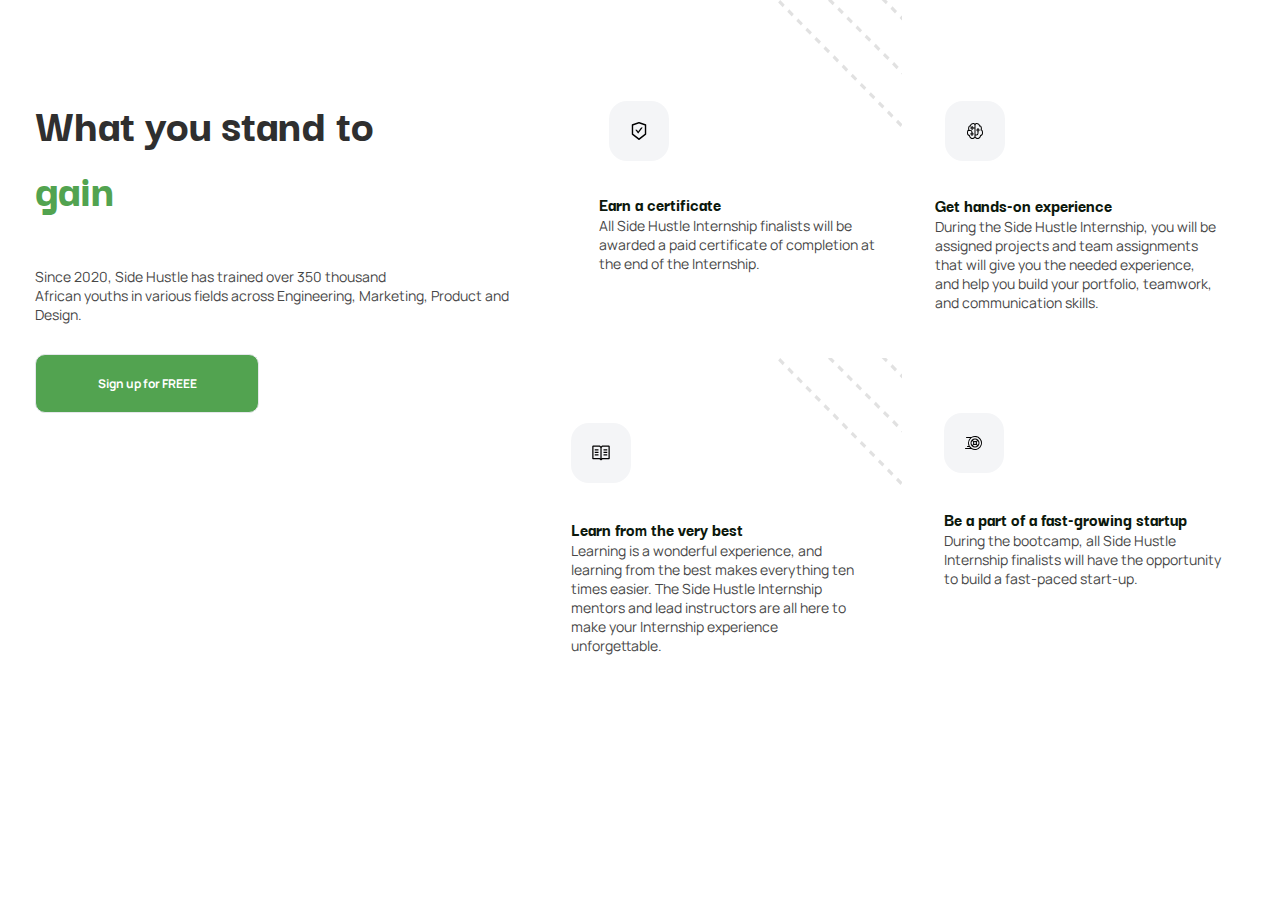
<file: index.html>
<!--HTML-TEMPLATES-->
<!DOCTYPE html>
<html lang="en">
<head>
    <meta charset="UTF-8">
    <meta http-equiv="X-UA-Compatible" content="IE=edge">
    <meta name="viewport" content="width=device-width, initial-scale=1.0">
         <!--END OF HTML-TEMPLATES-->

    <!--DOCUMENT TITLE-->
    <title>Document</title>
     <!--END OF THE DOCUMENT TITLE-->

    <!--CSS LINK-->
    <link rel="stylesheet" href="style.css">
<!--END OF CSS LINK-->


    <!--FONTS AWSOME LINK-->
    <link rel="stylesheet" type="text/css" href="/fontawesome-free-5.15.4-web/css/all.css"/>
           <!--END THE FONTS AWSOME LINK-->

    <!--FAVICON LINK-->
    <link rel="shortcut icon" type="image/jpg" href="images/favicon image.svg">
      <!--END OF THE FAVICON LINK-->
</head>
<body>
    <!--DIV FOR THE BODY(WHERE BACKGROUND IMAGE INPUT)-->
    <div class="body-tag">

        <!--DIV FOR THAT HOLDS THE TEXT FOR,(WHAT YOU GAIN TO STAND, SINCE 2020 SIGNFREE TEXT, earn a certificate, get hands on certificate text* )-->
    <div class="text-div">

        <!--DIV THAT HOLDS THE H1 AND PARAGRAPH TEXT(WHAT YOU STAND TO GAIN)-->
  <div class="what-you-stand-to-gain-text">
<h1>What you stand to<span class="gain"><br>gain</span></h1>
<p>Since 2020, Side Hustle has trained over 350 thousand<br> African youths in various fields across Engineering, Marketing, Product and<br> Design.</p>

<!--DIV THAT HOLDS THE SIGN FREE TEXT-->
<div class="sign">
<a href="sign"><h6 span class="sign-free">Sign up for FREEE</span></h6></a>

</div>
<!--END OF THE DIV THAT HOLDS THE SIGN FREE TEXT-->

  </div>
  
<!--END OF THE DIV THAT HOLDS TEXT FOR,THE H1 AND PARAGRAPH TEXT(WHAT YOU STAND TO GAIN)-->



  <!--DIV FOR MEDIA QUERRY DESKTOP VIEW-->
  <div class="media-querry">
    <h1>What you stand to<span class="gain"> gain</span></h1>
    <p>Since 2020, Side Hustle has trained over 350 thousand African youths in various fields across Engineering,<br> <span class="middle">Marketing, Product and Design.</span></p>
</div>
<!--END OF THE DIV FOR MEDIA QUERRY DESKTOP VIEW--->



     <!--DIV FOR MEDIA QUERRY DESKTOP VIEW(THE SIGN UP FREE BUTTON)-->
     <div class="media-s">
        <a href="sign"><h6 span class="media-free">Sign up for FREEE</span></h6></a>
    </div>
     <!--END OF THE DIV FOR MEDIA QUERRY DESKTOP VIEW(THE SIGN UP FREE BUTTON)-->


   <!--DIV THAT COVER THE  EARN CERTIFICATE, AND GET HANDS ON EXPERIENCE TEXTS-->
  <div class="for-media">

    <!--DIV THAT HOLDS THE EARN CERTIFICATE TEXT ONLY-->
    <div class="certificate">
<img src="./images/safety-certificate-outlined.svg" alt="images">
        <h2>Earn a certificate</h2>
        <p>All Side Hustle Internship finalists will be<br> awarded a paid certificate of completion at<br> the end of the Internship.</p></div>
        <!--END OF THE DIV THAT HOLDS THE EARN CERTIFICATE TEXT ONLY -->


       <!--DIV THAT HOLDS THE GET HANDS ON EXPERIENCE TEXT ONLY-->
        <div class="Get-hands-on-experience">
            <img src="/images/brain-circuit-20-regular.svg" alt="#images">
            <h2>Get hands-on experience</h2>
            <p>During the Side Hustle Internship, you will be<br> assigned projects and team assignments<br> that will give you the needed experience,<br> and help you build your portfolio, teamwork,<br> and communication skills.</p>
        </div>
        <!--END OF THE DIV THAT HOLDS THE GET HANDS ON EXPERIENCE TEXT ONLY-->


    </div>
    <!--END OF THE DIV THAT COVER THE  EARN CERTIFICATE, AND GET HANDS ON EXPERIENCE TEXTS-->


</div>
  <!-- END OF THE DIV FOR THAT HOLDS THE TEXT FOR,(WHAT YOU GAIN TO STAND, SINCE 2020 SIGNFREE TEXT, earn a certificate, get hands on certificate text* )-->

                                      <!---->

  <!--NEW DIV THAT HOLDS THE TEXT FOR LEARN FROM THE VERY BEST AND BE A PART OF A FAST GROWING STARTUP-->
    <div class="tex3">

 <!-- DIV THAT HOLDS THE TEXT FOR LEARN FROM THE VERY BEST-->
        <div class="Learn-from-the-very-best">
            <img src="/images/book.svg" alt="#images">
            <h2>Learn from the very best</h2>
            <p>Learning is a wonderful experience, and <br>learning from the best makes everything ten <br>times easier. The Side Hustle Internship <br>mentors and lead instructors are all here to<br> make your Internship experience<br> unforgettable.</p>
        </div>
        <!-- END OF THE DIV THAT HOLDS THE TEXT FOR LEARN FROM THE VERY BEST-->


         <!-- DIV THAT HOLDS BE A PART OF A FAST GROWING STARTUP-->
        <div class="Be-a-part-of-a-fast-growing-startup">
            <img src="/images/fast-acceleration-20-regular.svg" alt="#images">
            <h2>Be a part of a fast-growing startup</h2>
            <p>During the bootcamp, all Side Hustle <br>Internship finalists will have the opportunity<br> to build a fast-paced start-up.</p>
        </div>
        
         <!-- END OF DIV THAT HOLDS BE A PART OF A FAST GROWING STARTUP-->

    </div>
     <!--END OF DIV FOR THE BODY(WHERE BACKGROUND IMAGE INPUT)-->
  
</body>
</html>
</file>
<file: style.css>
/* Box sizing rules */

* {
  box-sizing: border-box;
  border-width: 0px;
  border-style: solid;
  border-color: #e5e7eb;
  padding: 0px;
  margin:0px
}

/*FONT DARKERGROTESQUE*/
@font-face {
  font-family:survival-fonts;
  src: url(/DarkerGrotesque-ExtraBold.ttf);
}
/*FONT MARONE*/
@font-face {
  font-family:marone-fonts;
  src: url(/Manrope-VariableFont_wght.ttf);
}
/*div for the body*/
.body-tag {
  background-image: url("/images/card-bg-lines.7c1574cf.svg");
  width: 100%; 
  height: 500px;
  background-position:center top ;
  background-repeat:repeat-y;
  background-size:auto;
  
}

/*div for the images in the body*/
.body-tag img{
  background-color: #f4f5f7;
  width: 60px;
  padding-left: 20px;
  padding-right: 20px;
  padding-top: 20px;
  padding-bottom: 20px;
  border-radius: 18px;
}

/*div that cover the what you stand to gain, earn a certificate, get hands on certificate text*/
.text-div{
  display: flex;
  gap:90px;
}

/*DIV THAT HOLDS  THE  EARN CERTIFICATE, AND GET HANDS ON EXPERIENCE TEXTS*/
.for-media{
  display: flex;
  margin-top: 70px;
  gap:60px;
}

/*div that covers learn from the very best and be a part of a fast growing start-up*/
.tex3{
  display: flex;
 align-items: center;
 justify-content: center;
 margin-left: 40%;
  gap:90px
}


/*div that covers the what you stand to gain text, the paragragh and signup for free text*/
.what-you-stand-to-gain-text{
  margin-left: 35px;
}


/*div that covers the what you stand to gain text only*/
.what-you-stand-to-gain-text h1{
  font-family: survival-fonts;
  color: #2f2f2f;
  font-weight:bolder;
  font-size: 48px;
  margin-bottom: 10%;
  margin-top: 19%;
}

/*div that covers the sign for free text*/
.gain{
  color:#52a350;

}
.sign-free {
  background-color: #52a350;
    border-style: solid;
    border-width: 1px;
    padding: 20px 5px 20px 5px;
    border-radius: 10px;
    margin-right: 250px;
    margin-top: 30px;
}
/*DIV THAT COVERS THE SIGN UP FOR FREE LINK(a)*/
.sign a{
text-decoration: none;
 color:white;
 font-size: 16px;
 text-align: center;
 font-family: marone-fonts;
 font-size: 18px;
}
/*DIV FOR THE HOVER OF SIGN FOR FREE TEXT*/
.sign  :hover{
  background-color: rgba(144, 238, 144, 0.486);
  color:green ;
  }
  /*div for the images for earn a certificate & get hands on experience*/
  .text-div img{
    margin-left: 10px;
    margin-bottom: 10%;
  }
  /*div for the text earn a certificate and get hands on experience*/
.text-div h2{
  font-size: 18px;
  color:#0c180c;
  font-family: survival-fonts;
}
/*div for the paragraphs under the earn a certificate and get hands on experience*/
.text-div p{
  font-size:14px;
  color: #474747;
  font-family: marone-fonts;
}
/*div for the earn a certificate text*/
.certificate{
  margin-top: 5%;
}
/* div for the get hands on experience */
.Get-hands-on-experience{
  margin-top: 5%;
}
/*div for the text learm from the best and be a fast growing start up*/
.tex3 h2{
  font-size: 18px;
  color:#0c180c;
  font-family: survival-fonts;
}
/*div for the paragraphs under the learm from the best and be a fast growing start up*/
.tex3 p{
  font-size:14px;
  color: #474747;
  font-family: marone-fonts;
  
}
/*DIV THAT HOLDS THE IMAGES FOR LEARN FROM THE VERY BEST AND BE A PART OF A FAST GROWING STARTUP*/
.tex3 img{
  margin-bottom: 30px;
}

/*DIV THAT HOLDS BE A PART OF A FAST GROWING STARTUP*/
.Be-a-part-of-a-fast-growing-startup{
  margin-bottom: 40%;
}

/*DIV THAT HOLDS LEAR FROM THE VERY BEST*/
.Learn-from-the-very-best{
  margin-bottom: 30%;
}

/* THE MEDIA QUERRIES IN MY HTML*/
.media-querry{
  display: none;
}
.mobile-view{
  display: none;
}
.media-s{
  display: none;
}
/* END OF THE MEDIA QUERRIES IN MY HTML*/


/*STARTING OF THE DESKTOP VIEW MEDIA QUERRY*/
@media   (max-width: 1023px){

  /*DIV FOR THE BACKGROUND COLOR AND LINES*/
  .body-tag {
    background-image: url("/images/card-bg-lines.7c1574cf.svg");
    width: 100%; 
    height: 1300px;
    background-position:center top ;
    background-repeat:unset;
    background-size:auto;
    
  }
  /* DIV THAT HOLDS THE TEXT FOR,(WHAT YOU GAIN TO STAND, SINCE 2020 SIGNFREE TEXT, earn a certificate, get hands on certificate text )*/
  .text-div{
    flex-direction: column;

  }
  /*DIV FOR THE TEXT WHAT YOU STAND TO GAIN IN MY DESKTOP BUT NOW IN RESPONSIVESS MODE (MAIN)*/
  .what-you-stand-to-gain-text{
    display: none;
  }
  /*DIV FOR THE MEDIA QUERRY THAT I OPEN IN MY HTML*/
  .media-querry{
    display: block;
  }
  /*DIV FOR THE MEDIA QUERRY FOR H1 TEXT I OPEN IN MY HTML(DESKTOP VIEW)*/
  .media-querry h1{
    text-align: center;
    font-family: survival-fonts;
  color: #2f2f2f;
  font-weight:bolder;
  font-size: 48px;
  margin-left: 20px;
  margin-bottom: 40px;
  margin-top: 90px;
  }
  /*DIV FOR THE MEDIA QUERRY PARAGRAHP THAT I OPEN IN MY HTML(DESKTOP VIEW)*/
  .media-querry p{
   
    margin-left: 270px;
  }
  /*THIS IS THE DIV FOR MEDIA QUERRY...WORDS UNDER THE PARAGRAPH (DESKTOP VIEW)*/
  .middle{
    margin-left: 200px;
  }


  /*DIV FOR MEDIA QUERRY DESKTOP VIEW(THE SIGN UP FREE BUTTON)*/
  .media-s{
    display: block;
  }
  
  /*DIV FOR MEDIA QUERRY DESKTOP VIEW BACKGROUND CONTENT(THE SIGN UP FREE BUTTON)*/
  .media-free {
    background-color: #52a350;
      border-style: solid;
      border-width: 1px;
      padding: 20px 5px 20px 5px;
      border-radius: 10px;
      margin-right: 350px;
      margin-top: 30px;
      margin-left: 450px;
  }
  /*DIV FOR MEDIA QUERRY DESKTOP VIEW THE.....href link(THE SIGN UP FREE BUTTON)*/
  .media-s a{
  text-decoration: none;
   color:white;
   font-size: 16px;
   text-align: center;
   font-family: marone-fonts;
   font-size: 18px;
   
  
  }
  /*DIV FOR MEDIA QUERRY DESKTOP VIEW THE.....the hover(THE SIGN UP FREE BUTTON)*/
  .media-s  :hover{
    background-color: rgba(144, 238, 144, 0.486);
    color:green ;
    }
   
    /*DIV THAT COVER THE  EARN CERTIFICATE, AND GET HANDS ON EXPERIENCE TEXTS-->in the desktop view*/
    .for-media{
      margin-left: 200px;
      margin-bottom: 50px;
      gap:120px;
    }
    /* DIV THAT COVER THE  EARN CERTIFICATE, AND GET HANDS ON EXPERIENCE h2 TEXTS*/
    .for-media h2{
      margin-bottom: 3%;
      text-align: center;
    }
    /* DIV THAT COVER THE  EARN CERTIFICATE, AND GET HANDS ON EXPERIENCE images*/
    .for-media img{
      margin-left: 90px;
    }
    /* DIV THAT HOLDS THE TEXT FOR LEARN FROM THE VERY BEST AND BE A PART OF A FAST GROWING STARTUP*/
    .tex3{
   margin: auto;
   margin-top:4% ;
   margin-left: 100px;
    }
    /* DIV THAT HOLDS THE H2 TEXT FOR LEARN FROM THE VERY BEST AND BE A PART OF A FAST GROWING STARTUP*/
    .tex3 h2{
      margin:4%;
    }
    /* DIV THAT HOLDS THE H2 TEXT FOR LEARN FROM THE VERY BEST*/
    .Learn-from-the-very-best h2{
      text-align: center;
    }
    /*  DIV THAT HOLDS THE IMAGES FOR LEARN FROM THE VERY BEST AND BE A PART OF A FAST GROWING STARTUP*/
    .tex3 img{
      margin-left: 100px;
    }
  }
</file>
